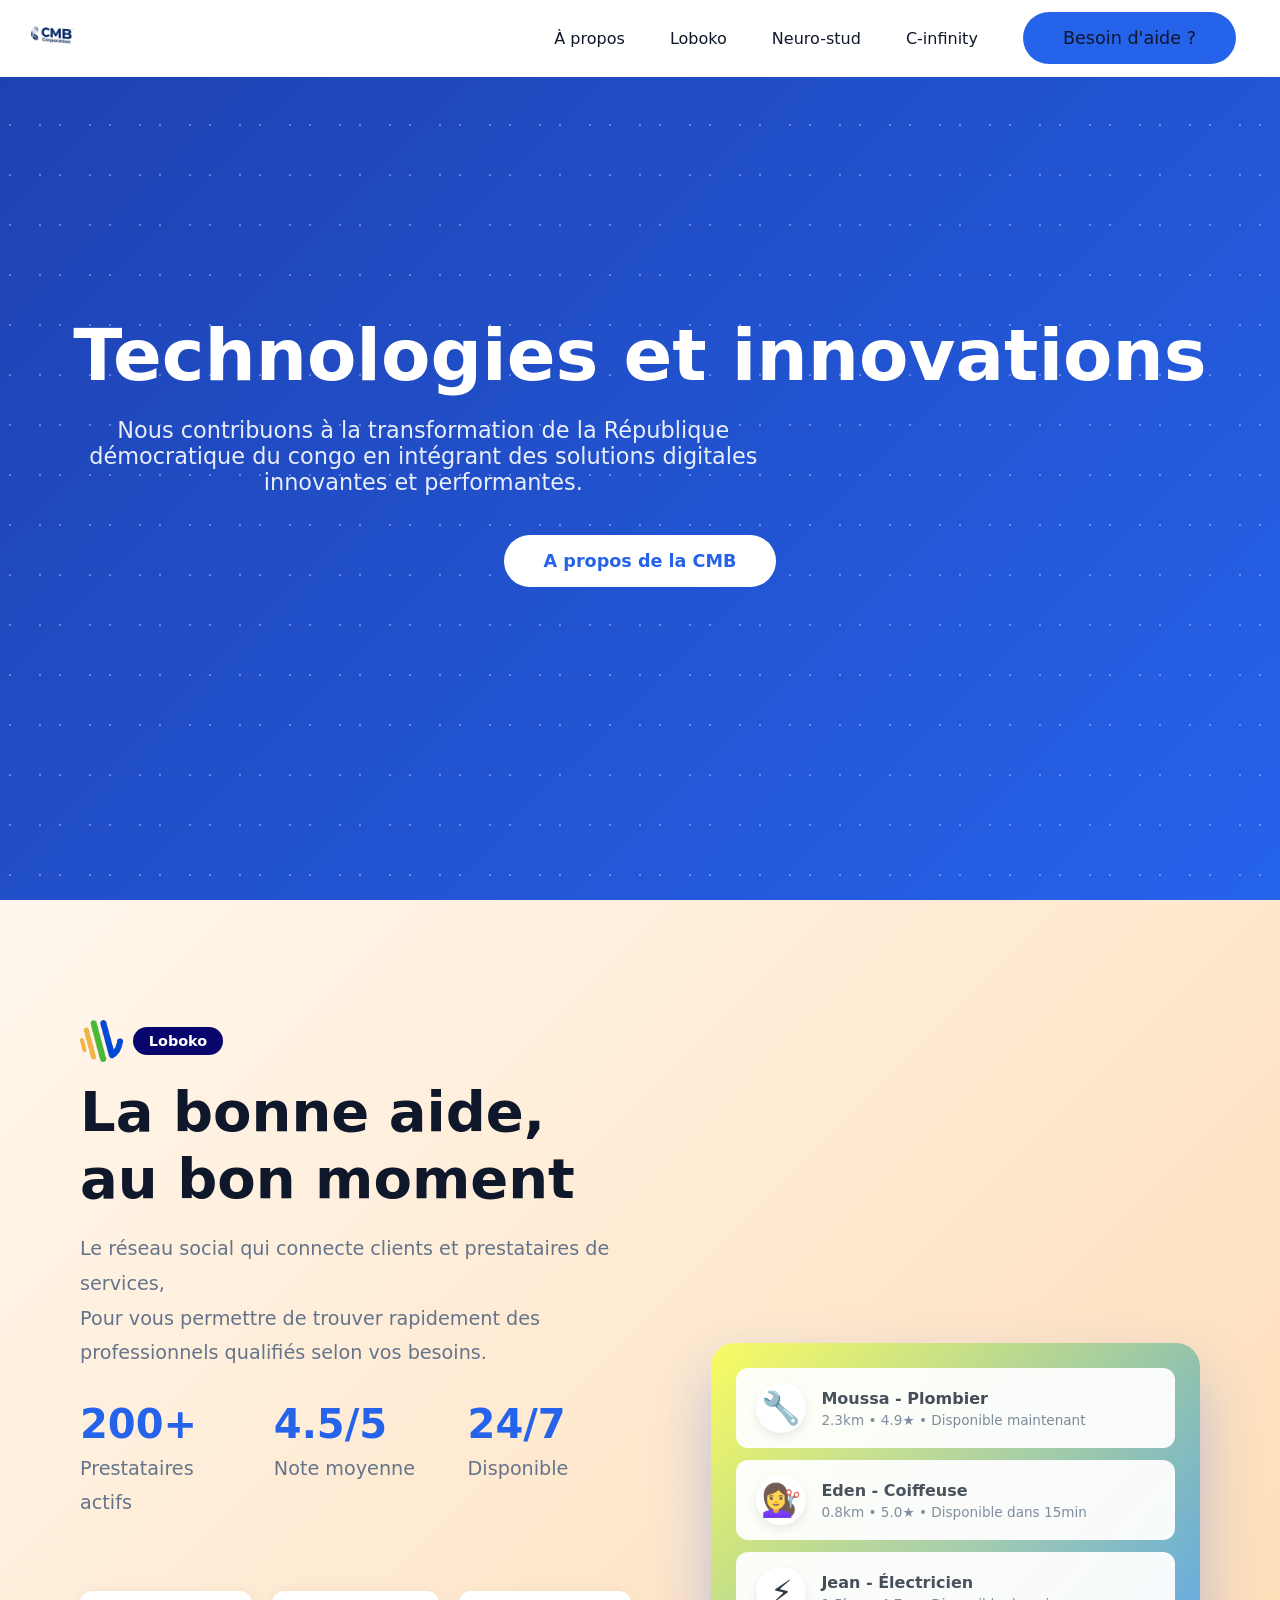
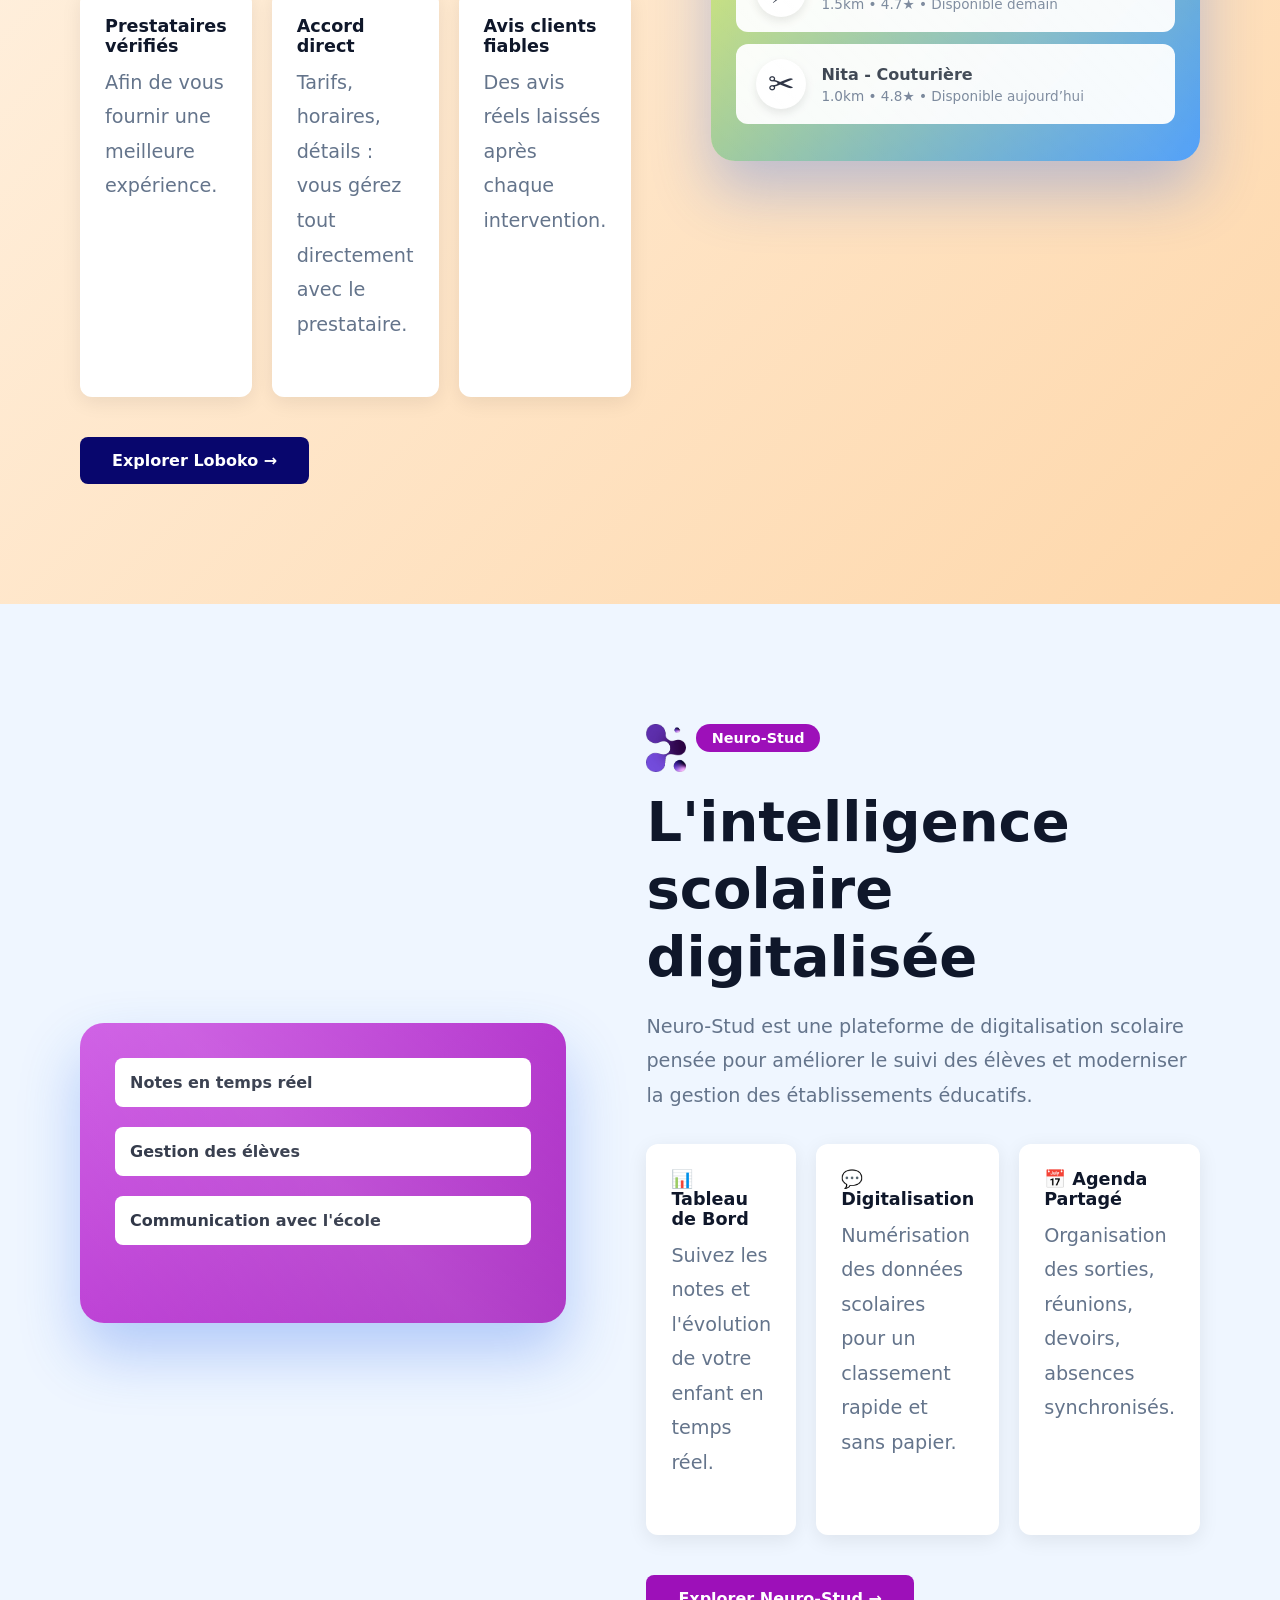
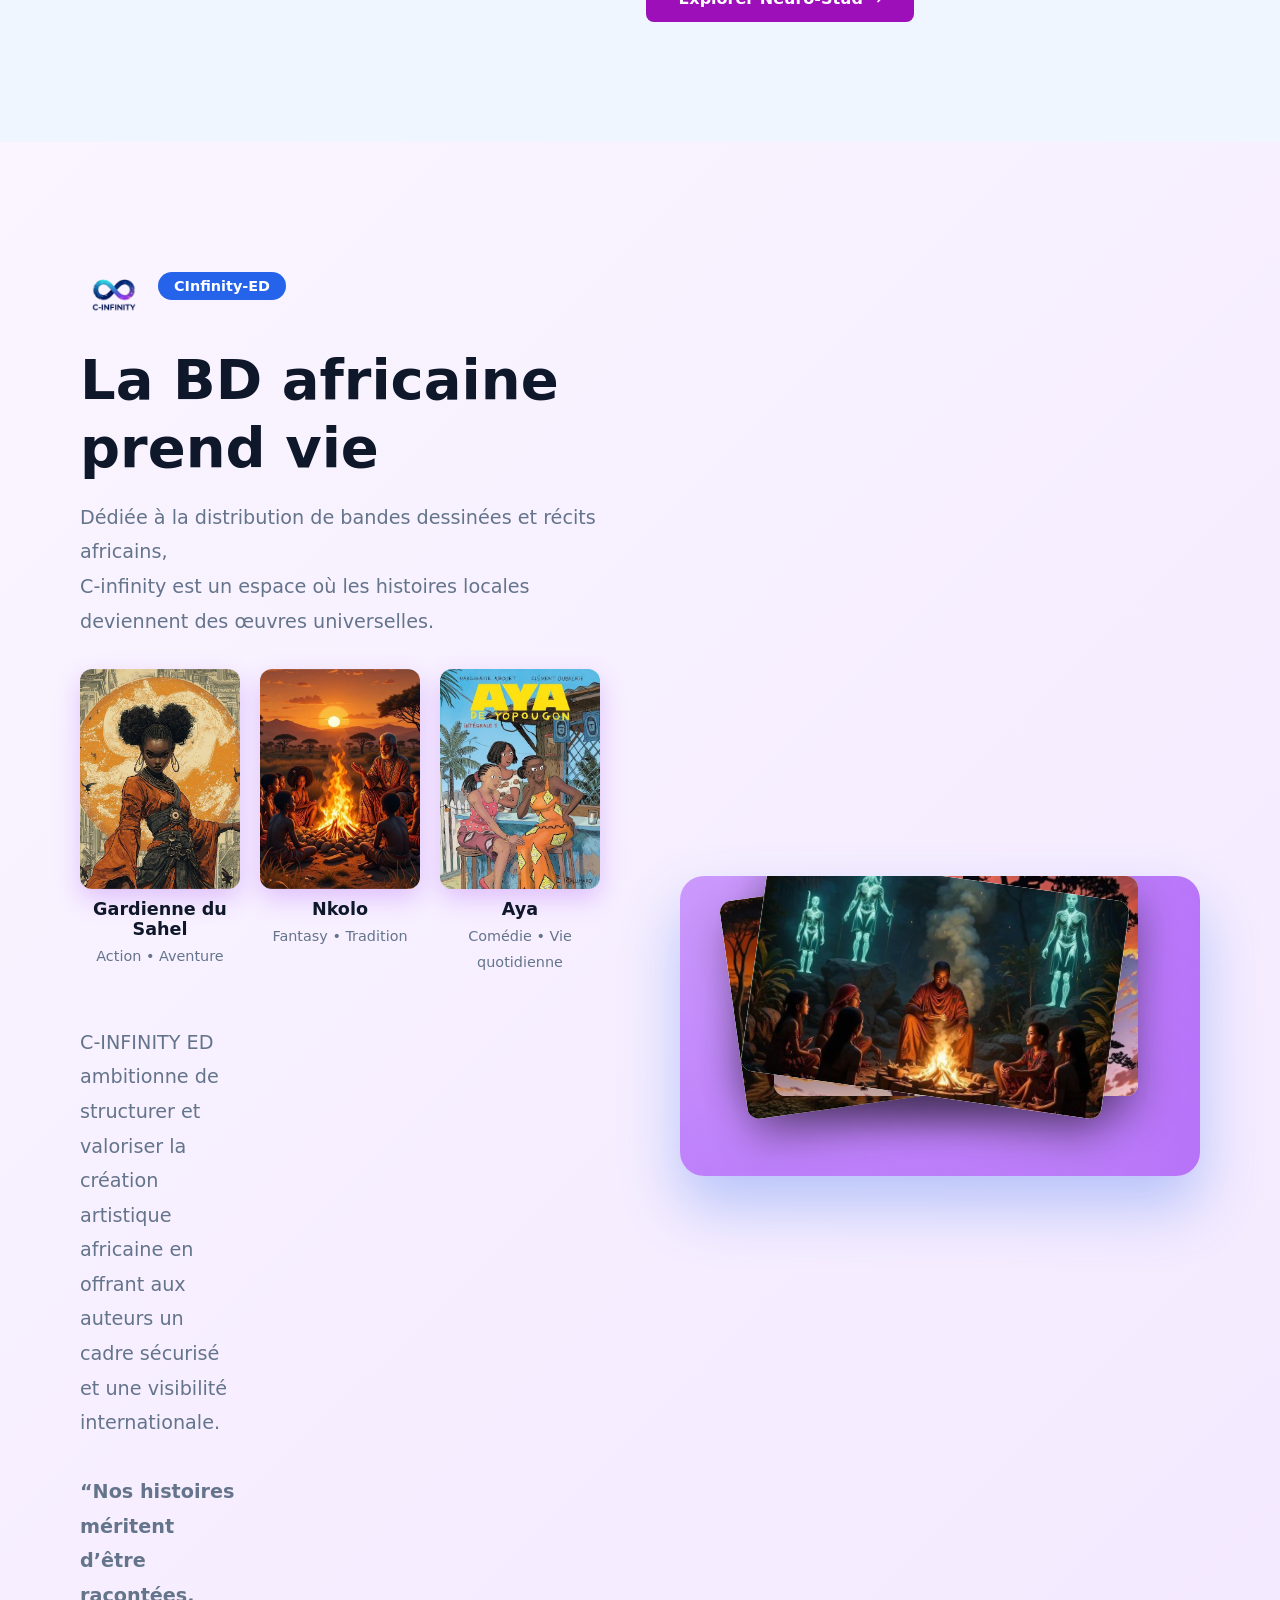
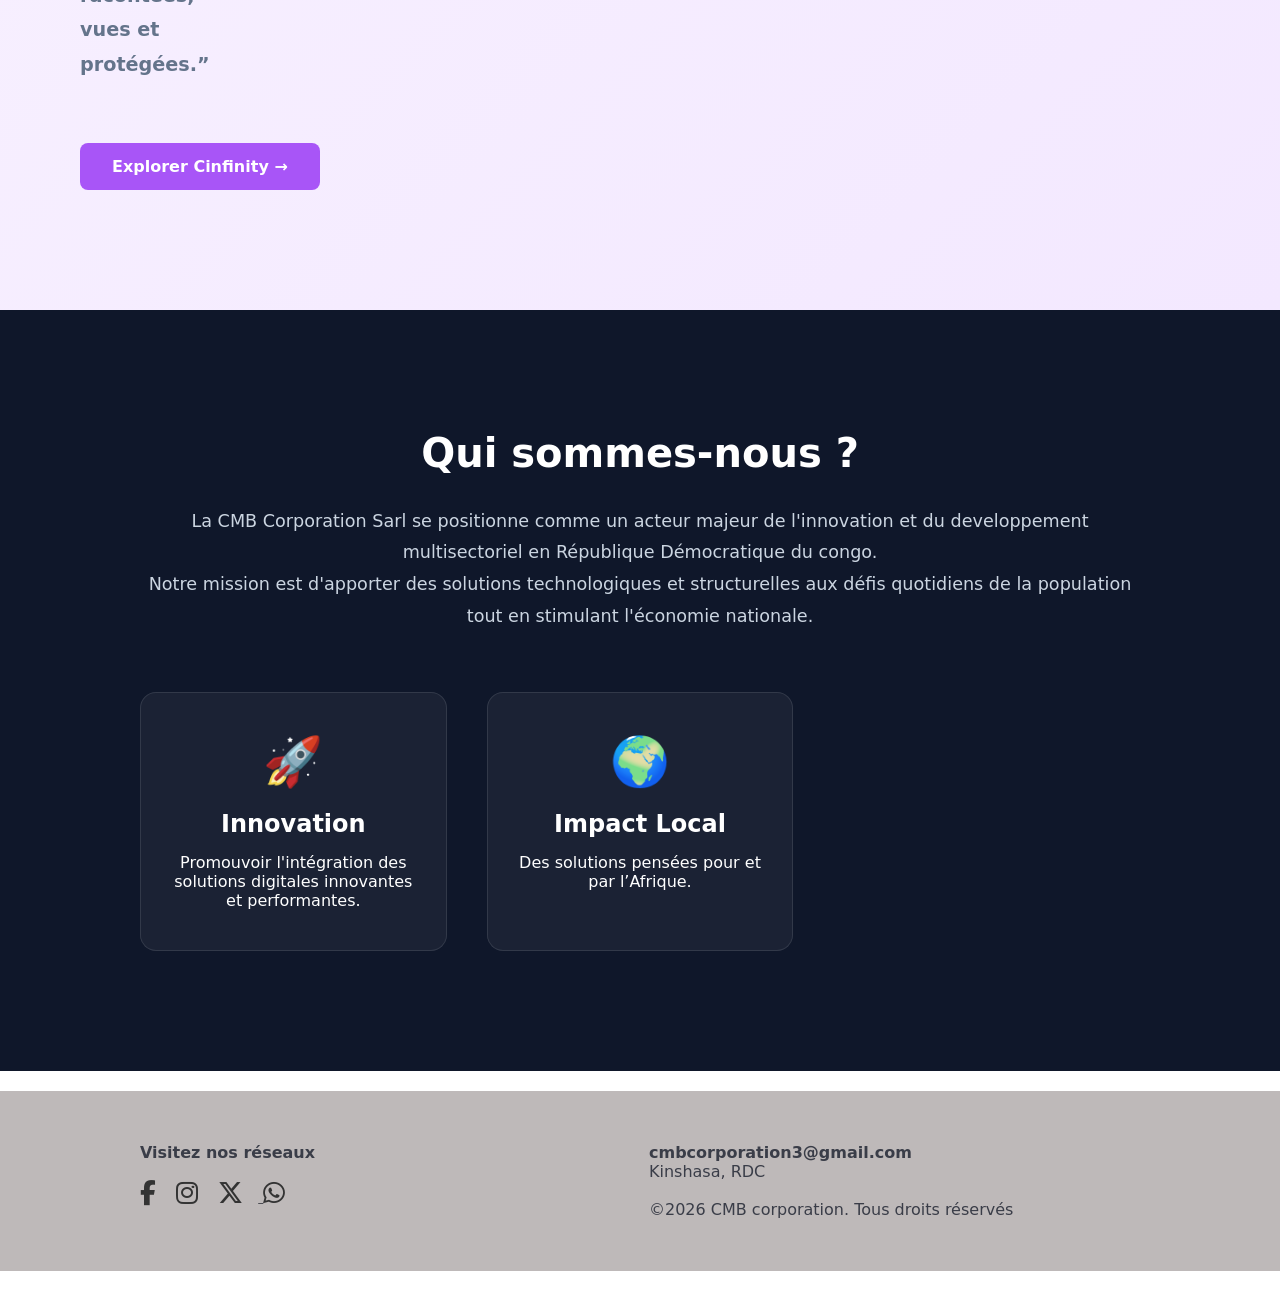
<file: index.html>
<!DOCTYPE html>
<html lang="fr">
<head>
  <meta charset="UTF-8">
  <meta name="viewport" content="width=device-width, initial-scale=1.0">
  <title>CMB Corporation - Solutions Tech</title>
  <link rel="stylesheet" href="style.css">
  <link rel="stylesheet" href="https://unpkg.com/aos@2.3.1/dist/aos.css">
  <link rel="stylesheet" href="https://cdnjs.cloudflare.com/ajax/libs/font-awesome/6.7.2/css/all.min.css">
</head>
<body>
  <header class="navbar">
    <div>
     <img src="imageee/CmCM.jpeg" alt="CMB Corporation" class="logo"> 
    </div>
    <nav>
      <a href="#about">À propos</a>
      <a href="#loboco">Loboko</a>
      <a href="#neurostude">Neuro-stud</a>
      <a href="#cinfinity">C-infinity</a>
      <a href="https://wa.me/243994094922" class="btni">Besoin d'aide ?</a>
    </nav>
  </header>

  <section class="hero">
    <div class="hero-content" data-aos="fade-up" data-aos-duration="1000">
      <h1>Technologies et innovations</h1>
      <p>Nous contribuons à la transformation de la République démocratique du congo en intégrant des solutions digitales innovantes et performantes.</p>
      <a href="#about" class="btn-primary">A propos de la CMB</a>
    </div>
    <div class="hero-bg">
      <div class="particles"></div>
    </div>
  </section>


  <!-- LOBOkO - Style Service/Orange -->
  <section id="loboco" class="platform loboco">
    <div class="content" data-aos="fade-right" data-aos-duration="800">
     <div class="tag-logo-wrapper">
  <img src="imageee/lobokot_transparent.png" alt="Loboko Logo" class="loboko-logo">
  <span class="tag tag-orange">Loboko</span>
</div>
      <h2>La bonne aide, au bon moment</h2>
      <p class="platform-desc">
        Le réseau social qui connecte clients et prestataires de services,<br>
        Pour vous permettre de trouver rapidement des professionnels qualifiés selon vos besoins.
      </p>
      
      <div class="stats-grid">
        <div class="stat">
          <h4>200+</h4>
          <p>Prestataires actifs</p>
        </div>
        <div class="stat">
          <h4>4.5/5</h4>
          <p>Note moyenne</p>
        </div>
        <div class="stat">
          <h4>24/7</h4>
          <p>Disponible</p>
        </div>
      </div>

      <div class="features-grid">
        <div class="feature-card">
          <h4>Prestataires vérifiés</h4>
          <p>Afin de vous fournir une meilleure expérience.</p>
        </div>
        <div class="feature-card">
          <h4>Accord direct</h4>
          <p>Tarifs, horaires, détails : vous gérez tout directement avec le prestataire.</p>
        </div>
        <div class="feature-card">
          <h4>Avis clients fiables</h4>
          <p>Des avis réels laissés après chaque intervention.</p>
        </div>
      </div>
      
      <a href="https://loboko-app.vercel.app" class="btn-secondary btn-orange">Explorer Loboko →</a>
    </div>
   <div class="visual visual-loboco" data-aos="fade-left" data-aos-duration="800">
  <div class="mockup">
    <div class="provider-card">
      <div class="provider-icon">🔧</div>
      <div class="provider-info">
        <h4>Moussa - Plombier</h4>
        <p>2.3km • 4.9★ • Disponible maintenant</p>
      </div>
    </div>

    <div class="provider-card">
      <div class="provider-icon">💇‍♀️</div>
      <div class="provider-info">
        <h4>Eden - Coiffeuse</h4>
        <p>0.8km • 5.0★ • Disponible dans 15min</p>
      </div>
    </div>

    <div class="provider-card">
      <div class="provider-icon">⚡</div>
      <div class="provider-info">
        <h4>Jean - Électricien</h4>
        <p>1.5km • 4.7★ • Disponible demain</p>
      </div>
    </div>

    <div class="provider-card">
      <div class="provider-icon">✂️</div>
      <div class="provider-info">
        <h4>Nita - Couturière</h4>
        <p>1.0km • 4.8★ • Disponible aujourd’hui</p>
      </div>
    </div>
  </div>
</div>
  </section>

  <!-- NEUROSTUD - Style Éducation/Bleu-vert -->
  <section id="neurostude" class="platform neurostude">
    <div class="visual visual-neurostude" data-aos="fade-right" data-aos-duration="800">
      <div class="mockup">
        <div class="mockup-grade">Notes en temps réel</div>
        <div class="mockup-grade">Gestion des élèves</div>
        <div class="mockup-message">Communication avec l'école</div>
      </div>
    </div>
    <div class="content" data-aos="fade-left" data-aos-duration="800">
      <div class="tag-logo-wrapper">
  <img src="imageee/logo_transparent.png" alt="Logo" class="badge-logo">
  <span class="tag tag-green">Neuro-Stud</span>
</div>
      <h2>L'intelligence scolaire digitalisée</h2>
      <p class="platform-desc">
        Neuro-Stud est une plateforme de digitalisation scolaire pensée pour améliorer le suivi des élèves et moderniser la gestion des établissements éducatifs.
      </p>
      
      <div class="features-grid">
        <div class="feature-card">
          <h4>📊 Tableau de Bord</h4>
          <p>Suivez les notes et l'évolution de votre enfant en temps réel.</p>
        </div>
        <div class="feature-card">
          <h4>💬Digitalisation</h4>
          <p>Numérisation des données scolaires pour un classement rapide et sans papier.</p>
        </div>
        <div class="feature-card">
          <h4>📅 Agenda Partagé</h4>
          <p>Organisation des sorties, réunions, devoirs, absences synchronisés.</p>
        </div>
      </div>
      
      <a href="#" class="btn-secondary btn-green">Explorer Neuro-Stud →</a>
    </div>
  </section>

  <!-- CINFINITY - Style Culture/Violet-rouge -->
  <section id="cinfinity" class="platform cinfinity">
    <div class="content" data-aos="fade-right" data-aos-duration="800">
      
      <div class="tag-logo-wrapper">
  <img src="imageee/infinity_transparant.png" alt="Logo" class="badge-logo2">
  <span class="tag tag-blue">CInfinity-ED</span>
</div>
      <h2>La BD africaine prend vie</h2>
      <p class="platform-desc">
        Dédiée à la distribution de bandes dessinées et 
        récits africains,<br>C-infinity est un espace où les histoires locales deviennent des œuvres universelles.
      </p>
      
      <div class="comic-grid">
  <div class="comic-card">
    <div class="comic-cover">
      <img src="imageee/LEGENDE.jpeg" alt="Gardienne du Sahel">
    </div>
    <h4>Gardienne du Sahel</h4>
    <p>Action • Aventure</p>
  </div>
  
  <div class="comic-card">
    <div class="comic-cover">
      <img src="imageee/WhatsApp Image 2026-05-16 at 08.57.56 (1).jpeg" alt="Nkolo">
    </div>
    <h4>Nkolo</h4>
    <p>Fantasy • Tradition</p>
  </div>
  
  <div class="comic-card">
    <div class="comic-cover">
      <img src="imageee/WhatsApp Image 2026-05-16 at 08.57.56.jpeg" alt="Aya">
    </div>
    <h4>Aya</h4>
    <p>Comédie • Vie quotidienne</p>
  </div>
  <p class="platform-desc">
    C-INFINITY ED ambitionne de structurer et valoriser la création artistique africaine en offrant aux auteurs un cadre sécurisé et une visibilité internationale.<br><br>
<strong>“Nos histoires méritent d’être racontées, vues et protégées.”</strong>
 </p>
 
</div>
      
      <a href="#" class="btn-secondary btn-purple">Explorer Cinfinity →</a>
    </div>

    <div class="visual visual-cinfinity" data-aos="fade-left" data-aos-duration="800">
  <div class="comic-stack">
    <div class="comic-item">
      <img src="imageee/WhatsApp Image 2026-05-16 at 08.58.15.jpeg" alt="BD 1">
    </div>
    <div class="comic-item">
      <img src="imageee/WhatsApp Image 2026-05-16 at 08.57.55 (1).jpeg" alt="BD 2">
    </div>
    <div class="comic-item">
      <img src="imageee/last.jpeg" alt="BD 3">
    </div>
  </div>
</div>
  </section>



 <!-- NOUVELLE SECTION À PROPOS -->
  <section id="about" class="about">
    <div class="about-content" data-aos="fade-up">
      <h2>Qui sommes-nous ?</h2>
      <p class="about-text">
        La CMB Corporation Sarl se positionne comme un acteur majeur de l'innovation et du developpement multisectoriel en République Démocratique du congo.<br>
        Notre mission est d'apporter des solutions technologiques et structurelles aux défis 
        quotidiens de la population tout en stimulant l'économie nationale.
      </p>
      <div class="values-grid">
        <div class="value-card">
          <div class="icon">🚀</div>
          <h3>Innovation</h3>
          <p>Promouvoir l'intégration des solutions digitales innovantes et performantes.</p>
        </div>

        <div class="value-card">
          <div class="icon">🌍</div>
          <h3>Impact Local</h3>
          <p>Des solutions pensées pour et par l’Afrique.</p>
        </div>
      </div>
    </div>
  </section>


 <footer id="contact">
    <div class="container footer-grid" style="padding:52px 0">
      <div>
        <strong>Visitez nos réseaux<br><br>
         </strong>
        <p class="muted"></p>
            <a class="social-links" href="https://www.facebook.com/profile.php?id=61585137428890" target="_blank"><i class="fa-brands fa-facebook-f"></i></a>
            <a class="social-links" href="https://www.instagram.com/cmb_corporation?igsh=MXVkNDQxempvenRjdg==" target="_blank"><i class="fa-brands fa-instagram"></i></a>
            <a class="social-links" href="https://x.com/CmbCorporation7"><i class="fa-brands fa-x-twitter"></i>
            <a class="social-links" href="https://whatsapp.com/channel/0029VbC0R6MJ93wclqt5JF23"> <i class="fa-brands fa-whatsapp"></i></a>
      </div>
      <div>
     <strong>cmbcorporation3@gmail.com</strong>
        <p>Kinshasa, RDC <br><br></p>
       <p> ©2026 CMB corporation. Tous droits réservés</p>
    
      </div>
    </div>
  </footer>





  <script src="https://unpkg.com/aos@2.3.1/dist/aos.js"></script>
  <script> 
    AOS.init({ once: true });
     
    document.querySelectorAll('a[href^="#"]').forEach(anchor => {
      anchor.addEventListener('click', function (e) {
        e.preventDefault();
        document.querySelector(this.getAttribute('href')).scrollIntoView({
          behavior: 'smooth'
        });
      });
    });

    window.addEventListener('scroll', () => {
      const navbar = document.querySelector('.navbar');
      navbar.classList.toggle('scrolled', window.scrollY > 50);
    });
  </script>
</body>
</html>
</file>
<file: style.css>
:root {
  --bleu-principal: #2563eb;
  --bleu-fonce: #1e40af;
  --bleu-clair: #60a5fa;
  --bleu-fond: #eff6ff;
  --blanc: #ffffff;
  --gris-fonce: #0f172a;
  --gris-clair: #64748b;
}

* {
  margin: 0;
  padding: 0;
  box-sizing: border-box;
}

html {
  scroll-behavior: smooth;
}

body {
  font-family: 'Segoe UI', system-ui, sans-serif;
  color: var(--gris-fonce);
  overflow-x: hidden;
}

.navbar {
  position: fixed;
  top: 0;
  width: 100%;
  background: rgba(255, 255, 255);
  backdrop-filter: blur(12px);
  display: flex;
  justify-content: space-between;
  align-items: center;
  padding: 8px 24px;
  z-index: 1000;
  transition: all 0.3s;
  border-bottom: 1px solid transparent;
}

.navbar.scrolled {
  background: rgba(255, 255, 255);
  border-bottom: 1px solid #e2e8f0;
  box-shadow: 0 4px 20px rgba(0,0,0,0.05);
}

.logo{
height:56px;
width:auto;
object-fit: contain;
}


.navbar nav a {
  margin: 0 20px;
  text-decoration: none;
  color: var(--gris-fonce);
  font-weight: 500;
  transition: 0.3s;
}

.navbar nav a:hover {
  color: var(--bleu-principal);
}

.btn-nav {
  background: var(--bleu-principal);
  color: white !important;
  padding: 10px 20px;
  border-radius: 8px;
}

.btn-nav:hover {
  background: var(--bleu-fonce);
  transform: translateY(-2px);
}

.hero {
  height: 100vh;
  display: flex;
  align-items: center;
  justify-content: center;
  text-align: center;
  position: relative;
  background: linear-gradient(135deg, var(--bleu-fonce) 0%, var(--bleu-principal) 100%);
  color: white;
  overflow: hidden;
}

.hero-content {
  position: relative;
  z-index: 2;
}

.hero h1 {
  font-size: 4.5rem;
  margin-bottom: 20px;
  font-weight: 800;
}

.hero p {
  font-size: 1.4rem;
  margin-bottom: 40px;
  opacity: 0.9;
  max-width: 700px;
}

.btn-primary {
  background: white;
  color: var(--bleu-principal);
  padding: 16px 40px;
  border-radius: 50px;
  text-decoration: none;
  font-weight: 700;
  font-size: 1.1rem;
  transition: all 0.3s;
  display: inline-block;
}

.btni {
  background: #2563eb;
  color: var(--bleu-principal);
  padding: 16px 40px;
  border-radius: 50px;
  text-decoration: none;
  font-weight: 700;
  font-size: 1.1rem;
  transition: all 0.3s;
  display: inline-block;
}

.btn-primary:hover {
  transform: translateY(-4px);
  box-shadow: 0 15px 40px rgba(0,0,0,0.3);
}

.hero-bg {
  position: absolute;
  top: 0;
  left: 0;
  width: 100%;
  height: 100%;
  opacity: 0.3;
}

.container{
max-width:1000px;
margin:20px auto;
padding:20px
}

.footer-grid{
  display: grid;
  grid-template-columns: repeat(auto-fit, minmax(220px, 1fr));
  gap: 18px;
  word-wrap: break-word;
  overflow-wrap: break-word;
}

@media (max-width: 600px){
  .footer-grid{
    grid-template-columns: 1fr;
    text-align: center;
  }
}
    

.particles {
  width: 100%;
  height: 100%;
  background: radial-gradient(circle at 20% 50%, white 1px, transparent 1px),
              radial-gradient(circle at 80% 50%, white 1px, transparent 1px);
  background-size: 50px 50px;
  animation: moveParticles 20s linear infinite;
}

@keyframes moveParticles {
 0% { transform: translate(0, 0); }
 100% { transform: translate(50px, 50px); }
}

.platform {
  min-height: 100vh;
  display: flex;
  align-items: center;
  padding: 120px 80px;
  gap: 80px;
}

.platform:nth-child(even) {
  background: var(--bleu-fond);
}

.tag {
  display: inline-block;
  background: var(--bleu-principal);
  color: white;
  padding: 6px 16px;
  border-radius: 20px;
  font-size: 0.9rem;
  font-weight: 600;
  margin-bottom: 20px;
}

.content {
  flex: 1;
}

.content h2 {
  font-size: 3.5rem;
  color: var(--gris-fonce);
  margin-bottom: 20px;
  line-height: 1.2;
}

.content p {
  font-size: 1.2rem;
  line-height: 1.8;
  color: var(--gris-clair);
  margin-bottom: 30px;
}

.content ul {
  list-style: none;
  margin-bottom: 30px;
}

.content ul li {
  font-size: 1.1rem;
  margin-bottom: 12px;
  color: var(--gris-fonce);
}

.btn-secondary {
  display: inline-block;
  background: var(--bleu-principal);
  color: white;
  padding: 14px 32px;
  border-radius: 8px;
  text-decoration: none;
  font-weight: 600;
  transition: all 0.3s;
}

.btn-secondary:hover {
  background: var(--bleu-fonce);
  transform: translateX(5px);
}

.visual {
 /* flex: 1;
  height: 450px;*/
   flex: 1;
  min-height: 300px;
  height: auto;
  width: 100%;
  background: linear-gradient(135deg, var(--bleu-clair), var(--bleu-principal));
  border-radius: 24px;
  box-shadow: 0 30px 60px rgba(37, 99, 235, 0.3);
  position: relative;
  overflow: hidden;
}

@media (max-width: 968px) {
  .platform {
    flex-direction: column;
    padding: 80px 30px;
    gap: 40px;
  }
  
  .visual {
    min-height: 250px;
    height: 250px;
    width: 100%;
  }
  
  .mockup {
    padding: 20px;
  }
}
.visual::after {
  content: '';
  position: absolute;
  top: -50%;
  left: -50%;
  width: 200%;
  height: 200%;
  background: linear-gradient(45deg, transparent, rgba(255,255,255,0.2), transparent);
  animation: shine 3s infinite;
}

@keyframes shine {
 0% { transform: rotate(0deg); }
 100% { transform: rotate(360deg); }
}

footer{background:#beb9b9;color:#3a3d48}

footer a{color:#4d4e54}

i {
font-size: 25px;
margin-right: 15px;
}

.social-links {
text-align: left;
}

.social-links p {
font-size: 1.2em;
margin-bottom: 20px;
}

.social-links a {
display: inline-block;
margin: 0 15px;
text-decoration: none;
font-size: 1.5em;
transition: transform 0.3s, color 0.3s;
}
.social-links i{
color: #333;
}
.social-links a:hover {
transform: scale(1.3);
color: #ff5733;
}


.copyright {
  font-size: 0.9rem;
  opacity: 0.6;
}

@media (max-width: 968px) {
  .navbar {
    padding: 8px 16px;
  }
  
  .navbar nav {
    display: none;
  }
  
  .btni {
    display: block !important; 
  }
  .platform {
    flex-direction: column;
    padding: 100px 30px;
  }
  
  .hero h1 {
    font-size: 2.8rem;
  }
  
  .content h2 {
    font-size: 2.5rem;
  }
}





/* ABOUT SECTION */
.about {
  min-height: 80vh;
  padding: 120px 80px;
  background: var(--gris-fonce);
  color: white;
  text-align: center;
}

.about-content {
  max-width: 1000px;
  margin: 0 auto;
}

.tag-white {
  background: white;
  color: var(--gris-fonce);
}

.about h2 {
  font-size: 2.5rem;
  margin-bottom: 30px;
}

.about-text {
  font-size: 1.1rem;
  line-height: 1.8;
  color: #cbd5e1;
  margin-bottom: 60px;
}

.values-grid {
  display: grid;
  grid-template-columns: repeat(3, 1fr);
  gap: 40px;
}

.value-card {
  background: rgba(255,255,255,0.05);
  padding: 40px 30px;
  border-radius: 16px;
  border: 1px solid rgba(255,255,255,0.1);
  transition: 0.3s;
}

.value-card:hover {
  transform: translateY(-10px);
  background: rgba(255,255,255,0.08);
}

.value-card .icon {
  font-size: 3rem;
  margin-bottom: 20px;
}

.value-card h3 {
  font-size: 1.5rem;
  margin-bottom: 15px;
}

/* PLATFORM STYLES DISTINCTS */
.platform {
  min-height: 100vh;
  padding: 120px 80px;
}

.platform-desc {
  font-size: 1.3rem;
  line-height: 1.7;
  margin-bottom: 40px;
}

.stats-grid {
  display: grid;
  grid-template-columns: repeat(3, 1fr);
  gap: 30px;
  margin-bottom: 40px;
}

.stat h4 {
  font-size: 2.5rem;
  color: var(--bleu-principal);
  margin-bottom: 5px;
}

.features-grid {
  display: grid;
  grid-template-columns: repeat(3, 1fr);
  gap: 20px;
  margin-bottom: 40px;
}

.feature-card {
  background: white;
  padding: 25px;
  border-radius: 12px;
  box-shadow: 0 5px 20px rgba(0,0,0,0.08);
  transition: 0.3s;
}

.feature-card:hover {
  transform: translateY(-5px);
  box-shadow: 0 10px 30px rgba(0,0,0,0.12);
}

.feature-card h4 {
  margin-bottom: 10px;
  font-size: 1.1rem;
}

/* LOBOKO - Orange */
.loboco {
  background: linear-gradient(135deg, #fff7ed 0%, #fed7aa 100%);
}
.btn-orange { background: #08066d; }
.btn-orange:hover { background: #298af8; }
.visual-loboco {
  background: linear-gradient(135deg, #f8fb3c, #298af8);
}

.tag-logo-wrapper {
  display: flex;
  align-items: center;
  gap: 12px;
  margin-bottom: 20px;
}

.loboko-logo {
  height: 42px;
  width: auto;
  object-fit: contain;
}

.tag-orange {
  margin-bottom: 0; /* enlever la marge pour aligner */
}
.tag-orange { background: #08066d; }



/* NEUROSTUDE - Vert/Bleu */
.neurostude {
  background: linear-gradient(135deg, #f0fdf4 0%, #d1fae5 100%);
}
.tag-green { background: #9d10b9; }
.btn-green { background: #9d10b9; }
.btn-green:hover { background: #b518ca; }
.visual-neurostude {
  background: linear-gradient(135deg, #c641e0, #9d10b9);
}

.mockup-grade, .mockup-message {
  background: white;
  padding: 15px;
  margin: 10px;
  border-radius: 8px;
  font-weight: 600;
}

/* CINFINITY - Violet/Rouge */
.cinfinity {
  background: linear-gradient(135deg, #faf5ff 0%, #f3e8ff 100%);
}
.tag-purple { background: #a855f7; }
.btn-purple { background: #a855f7; }
.btn-purple:hover { background: #9333ea; }
.visual-cinfinity {
  background: linear-gradient(135deg, #c084fc, #a855f7);
}

.comic-grid {
  display: grid;
  grid-template-columns: repeat(3, 1fr);
  gap: 20px;
  margin-bottom: 30px;
}

.comic-card {
  text-align: center;
}

.comic-cover {
  height: 220px;
  border-radius: 12px;
  margin-bottom: 10px;
  overflow: hidden;
  box-shadow: 0 10px 25px rgba(168, 85, 247, 0.3);
  transition: 0.3s;
}

.comic-cover img {
  width: 100%;
  height: 100%;
  object-fit: cover;
  transition: 0.3s;
}

.comic-card:hover .comic-cover {
  transform: translateY(-8px);
  box-shadow: 0 20px 40px rgba(168, 85, 247, 0.4);
}

.comic-card:hover .comic-cover img {
  transform: scale(1.05);
}

.comic-card h4 {
  font-size: 1.1rem;
  margin-bottom: 5px;
  color: var(--gris-fonce);
}

.comic-card p {
  font-size: 0.9rem;
  color: var(--gris-clair);
}


.comic-stack {
  position: relative;
  height: 100%;
}

.comic-item {
  position: absolute;
  width: 70%;
  height: 200px;
  background: white;
  border-radius: 12px;
  box-shadow: 0 20px 40px rgba(0,0,0,0.2);
}

.comic-item:nth-child(1) { top: 20%; left: 10%; transform: rotate(-5deg); }
.comic-item:nth-child(2) { top: 30%; left: 20%; transform: rotate(0deg); }
.comic-item:nth-child(3) { top: 40%; left: 15%; transform: rotate(5deg); }

.tag-logo-wrapper {
  display: flex;
  align-items: center;
  gap: 10px;
  margin-bottom: 16px;
}

.badge-logo {
  height: 48px;
  width: auto;
  object-fit: contain;
}

.badge-logo2 {
  height: 68px;
  width: auto;
  object-fit: contain;
}

.tag-orange {
  margin-bottom: 0; /* enlever la marge pour aligner */
}
.tag-orange { background: #08066d; }



/* MOCKUP GLOBAL */
.mockup {
  padding: 30px;
  height: 100%;
}

.mockup-header {
  height: 40px;
  background: rgba(255,255,255,0.3);
  border-radius: 8px;
  margin-bottom: 20px;
}

.mockup-item {
  height: 60px;
  background: rgba(255,255,255,0.5);
  border-radius: 8px;
  margin-bottom: 15px;
}

/* RESPONSIVE */
@media (max-width: 968px) {
  .values-grid, .features-grid, .stats-grid, .comic-grid {
    grid-template-columns: 1fr;
  }
  
  .about, .platform {
    padding: 80px 30px;
  }
}


.provider-card {
  background: rgba(255, 255, 255, 0.95);
  padding: 15px 20px;
  margin-bottom: 12px;
  border-radius: 12px;
  display: flex;
  align-items: center;
  gap: 15px;
  backdrop-filter: blur(10px);
  transition: 0.3s;
}

.provider-card:hover {
  transform: translateX(5px);
  background: white;
}

.provider-icon {
  font-size: 2rem;
  width: 50px;
  height: 50px;
  background: white;
  border-radius: 50%;
  display: flex;
  align-items: center;
  justify-content: center;
  box-shadow: 0 4px 10px rgba(0,0,0,0.1);
}

.provider-info {
  flex: 1;
}

.provider-info h4 {
  font-size: 1rem;
  color: #1f2937;
  margin: 0 0 4px 0;
}

.provider-info p {
  font-size: 0.85rem;
  color: #64748b;
  margin: 0;
}

.provider-price {
  font-weight: 700;
  color: #f97316;
  font-size: 1.1rem;
}

.mockup {
  padding: 25px;
  height: 100%;
  display: flex;
  flex-direction: column;
  justify-content: center;
}


.comic-stack {
  position: relative;
  height: 100%;
  width: 100%;
}

.comic-item {
  position: absolute;
  width: 70%;
  height: 220px;
  border-radius: 12px;
  box-shadow: 0 20px 40px rgba(0,0,0,0.3);
  overflow: hidden;
  transition: 0.4s;
}

.comic-item img {
  width: 100%;
  height: 100%;
  object-fit: cover;
}

.comic-item:nth-child(1) { 
  top: 15%; 
  left: 10%; 
  transform: rotate(-8deg);
  z-index: 1;
}

.comic-item:nth-child(2) { 
  top: 25%; 
  left: 18%; 
  transform: rotate(0deg);
  z-index: 2;
}

.comic-item:nth-child(3) { 
  top: 35%; 
  left: 14%; 
  transform: rotate(8deg);
  z-index: 3;
}

.comic-item:hover {
  transform: rotate(0deg) scale(1.05);
  z-index: 10;
}
</file>
